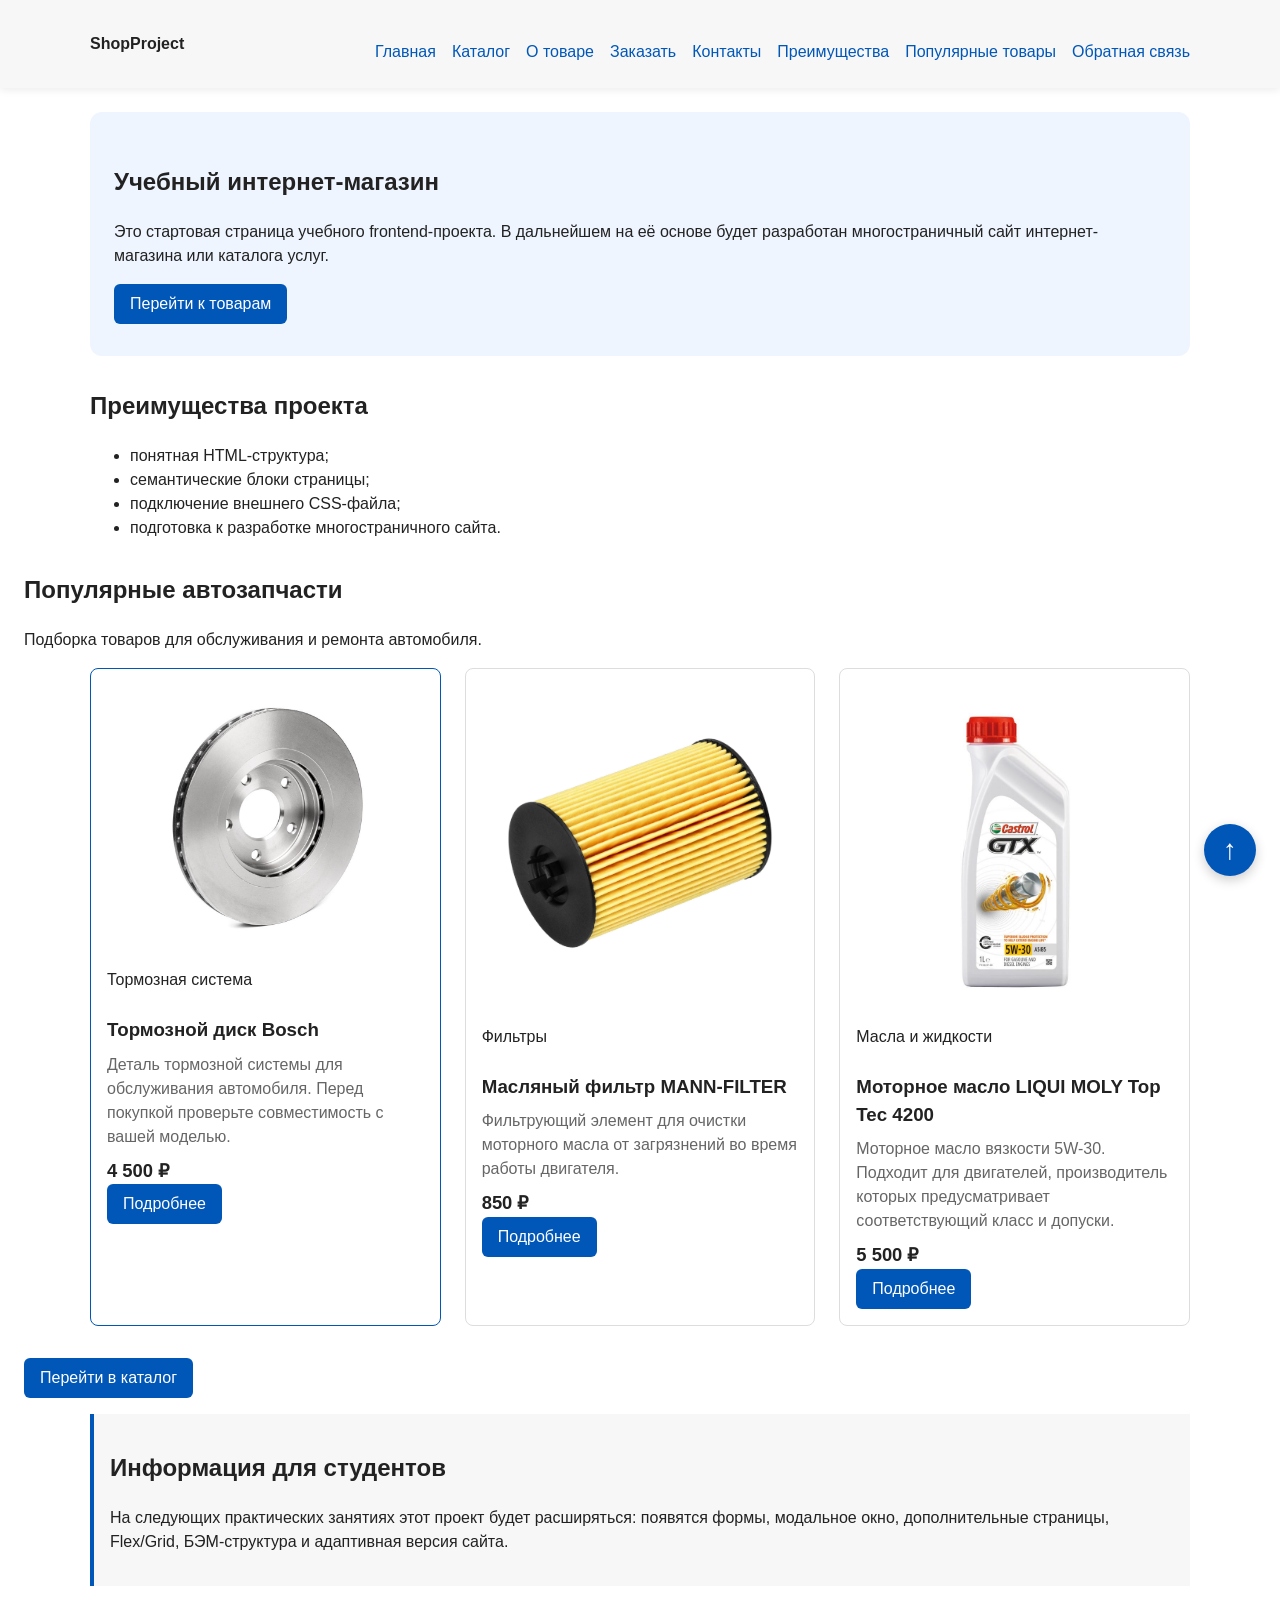
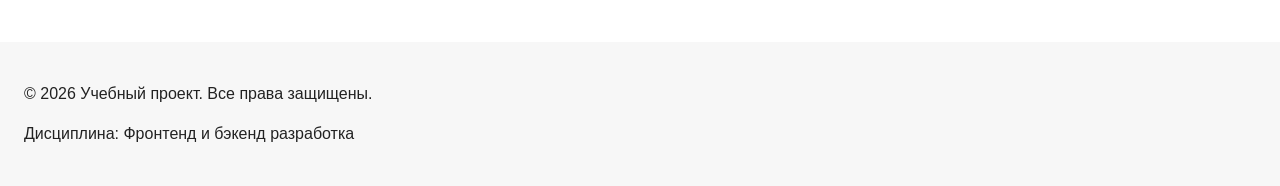
<file: index.html>
<!DOCTYPE html>
<html lang="ru">
<head>
  <meta charset="UTF-8">
  <meta name="viewport" content="width=device-width, initial-scale=1.0">
  <title>Учебный интернет-магазин</title>
  <link rel="stylesheet" href="css/style.css">
  <script src="js/main.js" defer></script>
</head>
<body id="top">

<header class="site-header">
   <div class="site-header__inner">
    <a class="site-header__logo" href="index.html">ShopProject</a>

    <nav class="site-nav" aria-label="Основная навигация">
  <ul class="site-nav__list">
    <li><a href="index.html">Главная</a></li>
    <li><a href="catalog.html">Каталог</a></li>
    <li><a href="product.html">О товаре</a></li>
    <li><a href="order.html">Заказать</a></li>
    <li><a href="contacts.html" aria-current="page">Контакты</a></li>
    <li><a href="index.html#advantages">Преимущества</a></li>
    <li><a href="index.html#popular">Популярные товары</a></li>
    <li><a href="index.html#contacts">Обратная связь</a></li>
  </ul>
</nav>
  </div>
</header>
  
  <main>

  <section class="hero">
  <h1>Учебный интернет-магазин</h1>
  <p>
    Это стартовая страница учебного frontend-проекта.
    В дальнейшем на её основе будет разработан многостраничный сайт
    интернет-магазина или каталога услуг.
  </p>
  <a class="button" href="#popular">Перейти к товарам</a>
</section>

<section class="section" id="advantages">
  <h2>Преимущества проекта</h2>

  <ul class="advantages-list">
    <li>понятная HTML-структура;</li>
    <li>семантические блоки страницы;</li>
    <li>подключение внешнего CSS-файла;</li>
    <li>подготовка к разработке многостраничного сайта.</li>
  </ul>
</section>

<section id="popular">
    <h2>Популярные автозапчасти</h2>

    <p>
        Подборка товаров для обслуживания и ремонта автомобиля.
    </p>

    <div class="products-grid">

        <!-- Популярный товар 1: Тормозной диск -->
        <article class="product-card product-card--featured">
            <img
                class="product-card__image"
                src="images/products/brake-disc.jpg"
                alt="Автомобильный тормозной диск Bosch"
                loading="lazy"
            >

            <p class="product-card__category">
                Тормозная система
            </p>

            <h3 class="product-card__title">
                Тормозной диск Bosch
            </h3>

            <p class="product-card__description">
                Деталь тормозной системы для обслуживания автомобиля.
                Перед покупкой проверьте совместимость с вашей моделью.
            </p>

            <div class="product-card__bottom">
                <p class="product-card__price">4 500 ₽</p>

                <a class="button" href="product.html">
                    Подробнее
                </a>
            </div>
        </article>


        <!-- Популярный товар 2: Масляный фильтр -->
        <article class="product-card">
            <img
                class="product-card__image"
                src="images/products/oil-filter.jpg"
                alt="Масляный фильтр MANN-FILTER"
                loading="lazy"
            >

            <p class="product-card__category">
                Фильтры
            </p>

            <h3 class="product-card__title">
                Масляный фильтр MANN-FILTER
            </h3>

            <p class="product-card__description">
                Фильтрующий элемент для очистки моторного масла
                от загрязнений во время работы двигателя.
            </p>

            <div class="product-card__bottom">
                <p class="product-card__price">850 ₽</p>

                <a class="button" href="product.html">
                    Подробнее
                </a>
            </div>
        </article>


        <!-- Популярный товар 3: Моторное масло -->
        <article class="product-card">
            <img
                class="product-card__image"
                src="images/products/engine-oil.jpg"
                alt="Моторное масло LIQUI MOLY Top Tec 4200"
                loading="lazy"
            >

            <p class="product-card__category">
                Масла и жидкости
            </p>

            <h3 class="product-card__title">
                Моторное масло LIQUI MOLY Top Tec 4200
            </h3>

            <p class="product-card__description">
                Моторное масло вязкости 5W-30.
                Подходит для двигателей, производитель которых
                предусматривает соответствующий класс и допуски.
            </p>

            <div class="product-card__bottom">
                <p class="product-card__price">5 500 ₽</p>

                <a class="button" href="product.html">
                    Подробнее
                </a>
            </div>
        </article>

    </div>

    <p>
        <a class="button" href="catalog.html">
            Перейти в каталог
        </a>
    </p>
</section>

<aside class="aside-info">
  <h2>Информация для студентов</h2>
  <p>
    На следующих практических занятиях этот проект будет расширяться:
    появятся формы, модальное окно, дополнительные страницы, Flex/Grid,
    БЭМ-структура и адаптивная версия сайта.
  </p>
</aside>

</main>
<a class="back-to-top" href="#top" aria-label="Вернуться наверх">
  ↑
</a>
<footer id="contacts">
  <p>&copy; 2026 Учебный проект. Все права защищены.</p>
  <p>Дисциплина: Фронтенд и бэкенд разработка</p>
</footer>

<dialog class="order-dialog" id="order-dialog" aria-labelledby="order-dialog-title">
  <h2 class="order-dialog__title" id="order-dialog-title">Оформление заявки</h2>

  <form class="order-form" id="order-form" action="#" method="post" novalidate>
    <input id="selected-product" name="selected-product" type="hidden">

    <div class="form-field">
      <label for="order-name">Имя</label>
      <input
        class="order-form_input"
        id="order-name"
        name="name"
        type="text"
        placeholder="Введите ваше имя"
        minlength="2"
        autocomplete="given-name"
        required
      >
    </div>

    <div class="form-field">
      <label for="order-email">E-mail</label>
      <input
        class="order-form_input"
        id="order-email"
        name="email"
        type="email"
        placeholder="example@mail.ru"
        autocomplete="email"
        required
      >
    </div>

    <div class="form-field">
      <label for="order-phone">Телефон</label>
      <input
        class="order-form_input"
        id="order-phone"
        name="phone"
        type="tel"
        inputmode="tel"
        placeholder="+7 (900) 000-00-00"
        pattern="^\+7 \(\d{3}\) \d{3}-\d{2}-\d{2}$"
        required
      >
      <small>Формат: +7 (900) 000-00-00</small>
    </div>

    <div class="form-field">
      <label for="order-date">Дата связи</label>
      <input
        class="order-form_input"
        id="order-date"
        name="date"
        type="date"
      >
    </div>

    <div class="form-field">
      <label for="order-topic">Тема заявки</label>
      <select id="order-topic" name="topic" required>
        <option value="">Выберите тему</option>
        <option value="product">Заказ товара</option>
        <option value="consultation">Консультация</option>
        <option value="delivery">Доставка</option>
      </select>
    </div>

    <div class="form-field">
      <label for="order-comment">Комментарий</label>
      <textarea
        id="order-comment"
        name="comment"
        rows="4"
        placeholder="Укажите дополнительную информацию"
      ></textarea>
    </div>

    <div class="form-field form-field--checkbox">
      <label>
        <input
          id="order-agreement"
          name="agreement"
          type="checkbox"
          required
        >
        Я согласен на обработку данных
      </label>
    </div>

    <div class="order-form-actions">
      <button class="button button--primary" type="submit">
        Отправить заявку
      </button>
      <button class="button button--secondary" type="button">
        Закрыть
      </button>
    </div>
  </form>
</dialog>

<p class="success-message" id="success-message" hidden>
  Форма успешно отправлена!
</p>

</body>
</html>
</file>
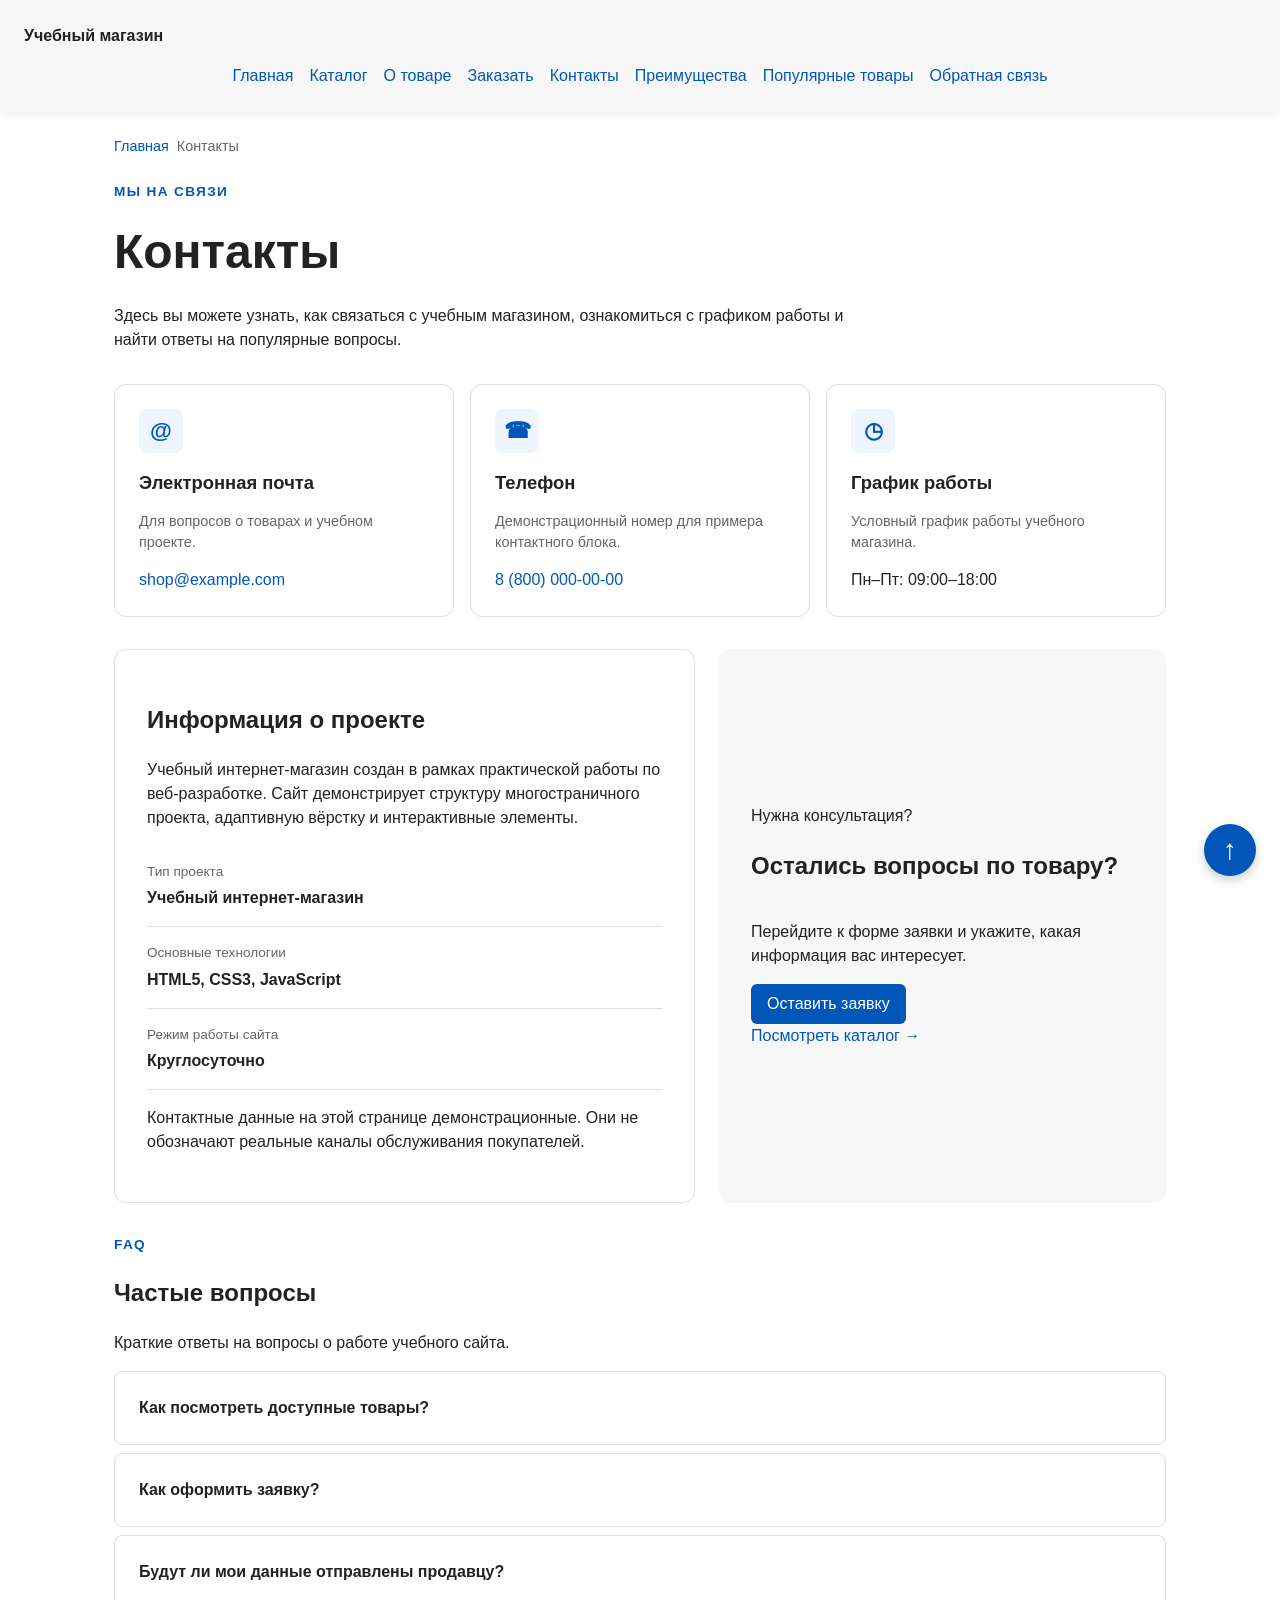
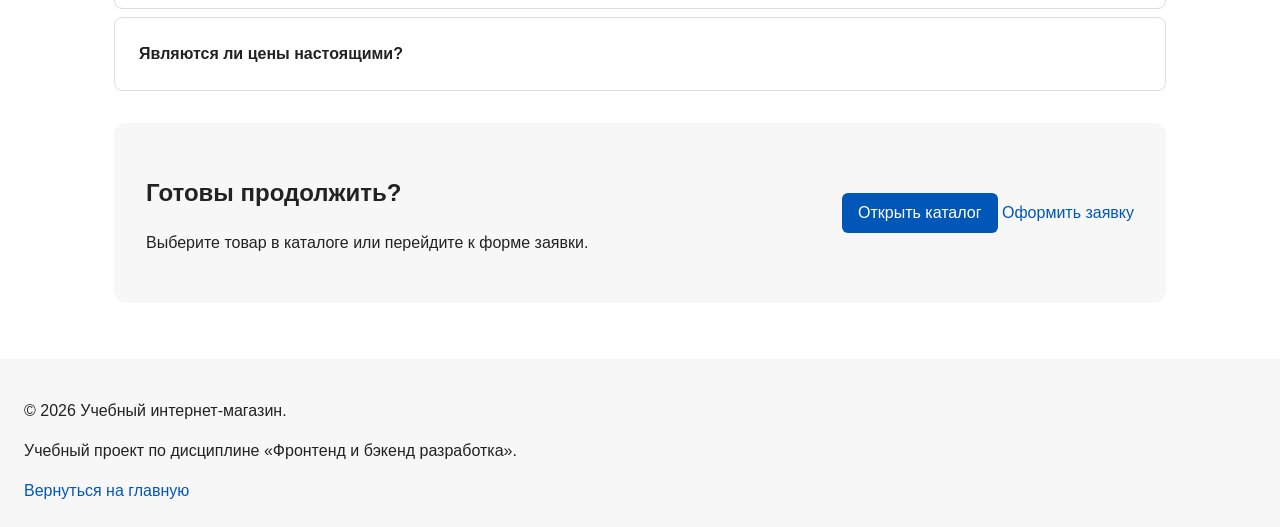
<file: contacts.html>
<!DOCTYPE html>
<html lang="ru">
<head>
  <meta charset="UTF-8">
  <meta name="viewport" content="width=device-width, initial-scale=1.0">
  <meta name="description" content="Контактная информация учебного интернет-магазина, график работы и ответы на частые вопросы.">
  <title>Контакты — Учебный магазин</title>
  <link rel="stylesheet" href="css/style.css">
</head>
<body id="top">
  <header class="site-header">
    <a class="site-logo" href="index.html">Учебный магазин</a>

    <nav class="site-nav" aria-label="Основная навигация">
  <ul class="site-nav__list">
    <li><a href="index.html">Главная</a></li>
    <li><a href="catalog.html">Каталог</a></li>
    <li><a href="product.html">О товаре</a></li>
    <li><a href="order.html">Заказать</a></li>
    <li><a href="contacts.html" aria-current="page">Контакты</a></li>
    <li><a href="index.html#advantages">Преимущества</a></li>
    <li><a href="index.html#popular">Популярные товары</a></li>
    <li><a href="index.html#contacts">Обратная связь</a></li>
  </ul>
</nav>
  </header>

  <main class="contacts-page">

    <!-- Хлебные крошки -->
    <nav class="breadcrumbs" aria-label="Хлебные крошки">
      <a href="index.html">Главная</a>
      <span>Контакты</span>
    </nav>

    <section class="contacts-hero" aria-labelledby="contacts-title">
      <p class="contacts-hero__eyebrow">Мы на связи</p>
      <h1 id="contacts-title">Контакты</h1>
      <p>
        Здесь вы можете узнать, как связаться с учебным магазином,
        ознакомиться с графиком работы и найти ответы на популярные вопросы.
      </p>
    </section>

    <section class="contacts-grid" aria-label="Контактная информация">
      <article class="contact-card">
        <div class="contact-card__icon" aria-hidden="true">@</div>
        <h2>Электронная почта</h2>
        <p>Для вопросов о товарах и учебном проекте.</p>
        <a href="mailto:shop@example.com">shop@example.com</a>
      </article>

      <article class="contact-card">
        <div class="contact-card__icon" aria-hidden="true">☎</div>
        <h2>Телефон</h2>
        <p>Демонстрационный номер для примера контактного блока.</p>
        <a href="tel:+78000000000">8 (800) 000-00-00</a>
      </article>

      <article class="contact-card">
        <div class="contact-card__icon" aria-hidden="true">◷</div>
        <h2>График работы</h2>
        <p>Условный график работы учебного магазина.</p>
        <span class="contact-card__value">Пн–Пт: 09:00–18:00</span>
      </article>
    </section>

    <section class="contacts-main-grid">
      <article class="contact-info-panel">
        <h2>Информация о проекте</h2>
        <p>
          Учебный интернет-магазин создан в рамках практической работы
          по веб-разработке. Сайт демонстрирует структуру многостраничного
          проекта, адаптивную вёрстку и интерактивные элементы.
        </p>

        <div class="contact-info-panel__item">
          <span class="contact-info-panel__label">Тип проекта</span>
          <strong>Учебный интернет-магазин</strong>
        </div>

        <div class="contact-info-panel__item">
          <span class="contact-info-panel__label">Основные технологии</span>
          <strong>HTML5, CSS3, JavaScript</strong>
        </div>

        <div class="contact-info-panel__item">
          <span class="contact-info-panel__label">Режим работы сайта</span>
          <strong>Круглосуточно</strong>
        </div>

        <p class="contact-info-panel__note">
          Контактные данные на этой странице демонстрационные.
          Они не обозначают реальные каналы обслуживания покупателей.
        </p>
      </article>

      <aside class="contact-cta">
        <span class="contact-cta__eyebrow">Нужна консультация?</span>
        <h2>Остались вопросы по товару?</h2>
        <p>
          Перейдите к форме заявки и укажите, какая информация вас интересует.
        </p>
        <a class="button" href="order.html">Оставить заявку</a>
        <a class="contact-cta__link" href="catalog.html">Посмотреть каталог →</a>
      </aside>
    </section>

    <section class="faq-section" aria-labelledby="faq-title">
      <div class="faq-section__heading">
        <p class="contacts-hero__eyebrow">FAQ</p>
        <h2 id="faq-title">Частые вопросы</h2>
        <p>Краткие ответы на вопросы о работе учебного сайта.</p>
      </div>

      <div class="faq-list">
        <details class="faq-item">
          <summary>Как посмотреть доступные товары?</summary>
          <p>
            Откройте раздел «Каталог» в главном меню.
            Там представлены демонстрационные товары и их цены.
          </p>
        </details>

        <details class="faq-item">
          <summary>Как оформить заявку?</summary>
          <p>
            Перейдите на страницу «Заказать», заполните обязательные поля
            формы и подтвердите согласие.
          </p>
        </details>

        <details class="faq-item">
          <summary>Будут ли мои данные отправлены продавцу?</summary>
          <p>
            Нет. Это учебная версия сайта. Форма проверяется в браузере,
            а данные не отправляются на сервер.
          </p>
        </details>

        <details class="faq-item">
          <summary>Являются ли цены настоящими?</summary>
          <p>
            Нет. Все товары и цены используются исключительно
            для демонстрации возможностей веб-разработки.
          </p>
        </details>
      </div>
    </section>

    <section class="contacts-bottom">
      <div>
        <h2>Готовы продолжить?</h2>
        <p>Выберите товар в каталоге или перейдите к форме заявки.</p>
      </div>
      <div class="contacts-bottom__actions">
        <a class="button" href="catalog.html">Открыть каталог</a>
        <a class="contacts-bottom__secondary" href="order.html">Оформить заявку</a>
      </div>
    </section>
  </main>
<a class="back-to-top" href="#top" aria-label="Вернуться наверх">
  ↑
</a>
  <footer class="site-footer">
    <p>&copy; 2026 Учебный интернет-магазин.</p>
    <p>Учебный проект по дисциплине «Фронтенд и бэкенд разработка».</p>
    <a href="index.html">Вернуться на главную</a>
  </footer>
</body>
</html>
</file>
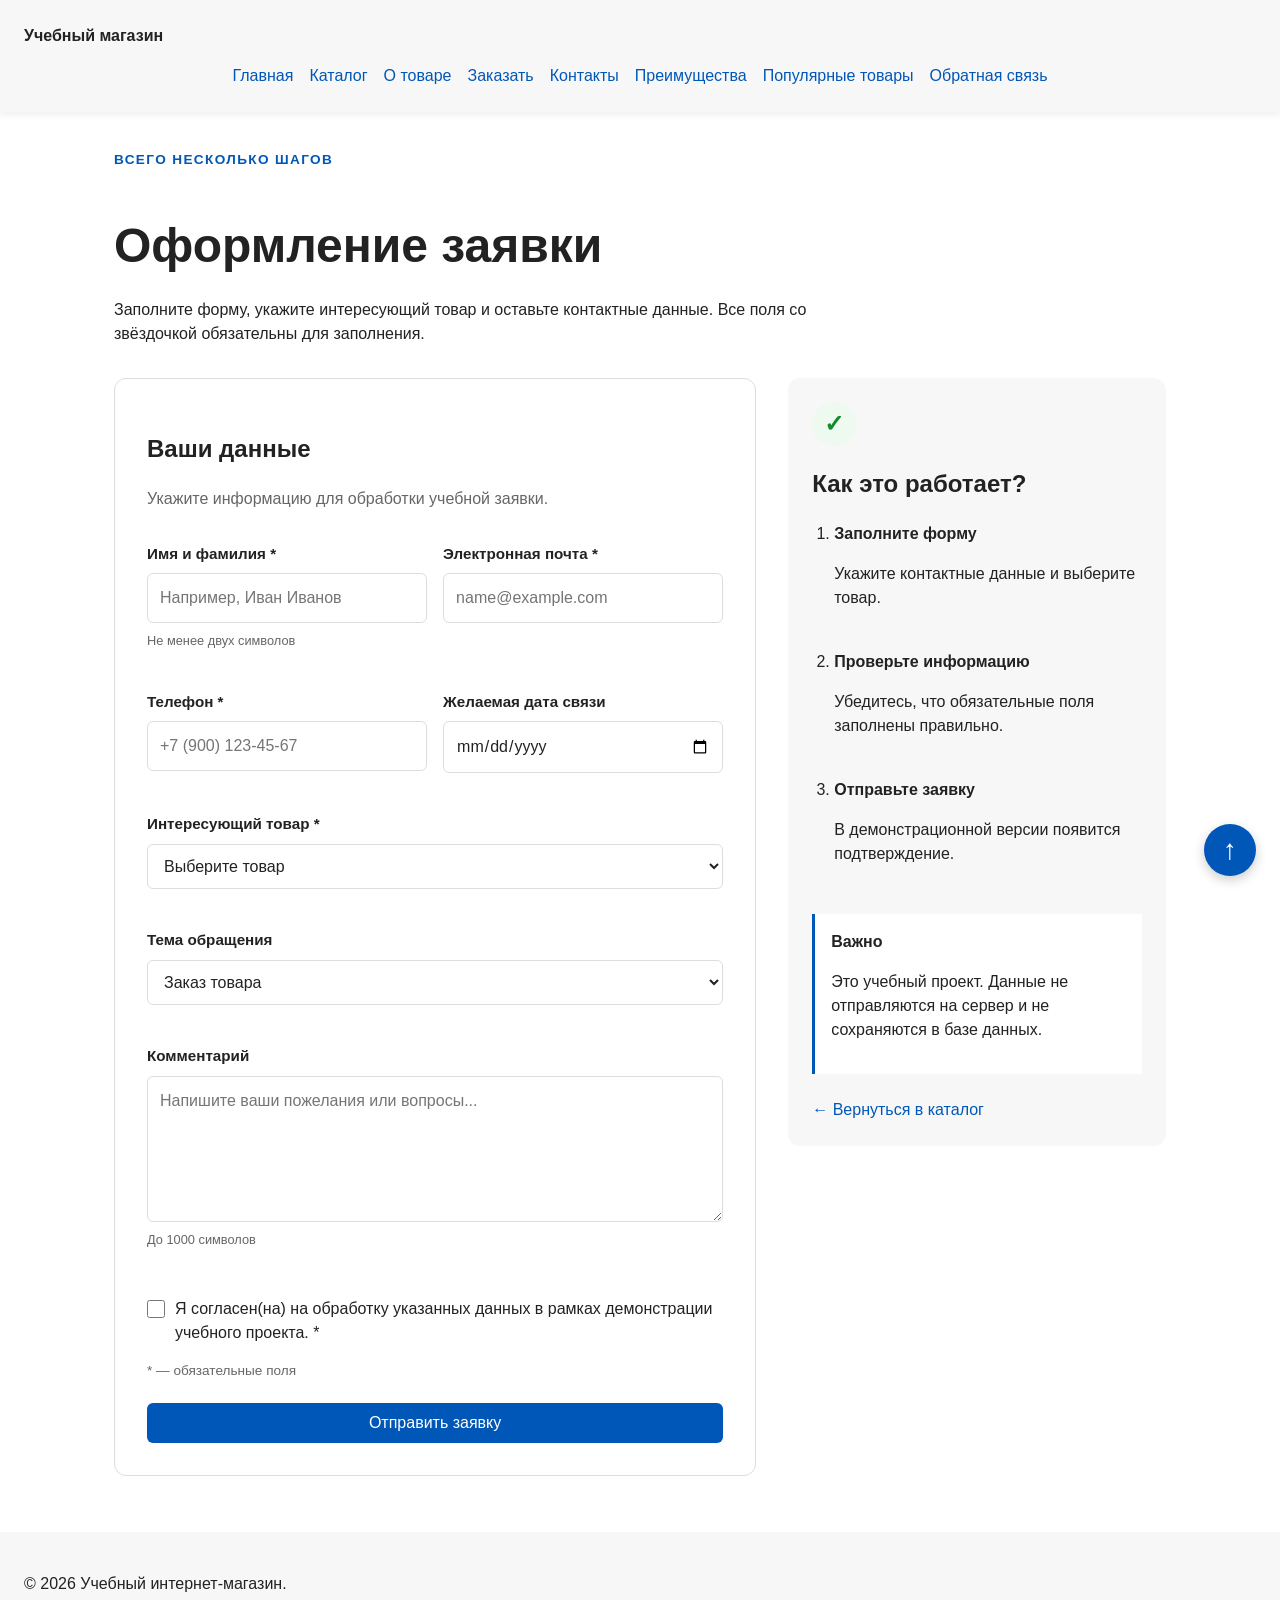
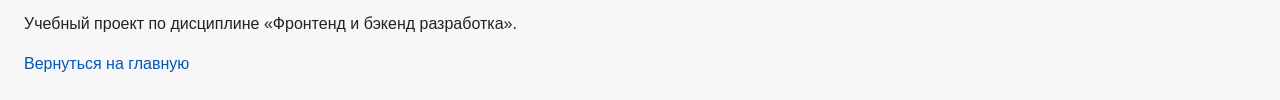
<file: order.html>
<!DOCTYPE html>
<html lang="ru">
<head>
  <meta charset="UTF-8">
  <meta name="viewport" content="width=device-width, initial-scale=1.0">
  <meta name="description" content="Оформите заявку на товар в учебном интернет-магазине.">
  <title>Оформление заказа</title>
  <link rel="stylesheet" href="css/style.css">
  <script src="js/order.js" defer></script>
</head>
<body id="top">
  <header class="site-header">
    <a class="site-logo" href="index.html">Учебный магазин</a>

      <nav class="site-nav" aria-label="Основная навигация">
    <ul class="site-nav__list">
      <li><a href="index.html">Главная</a></li>
      <li><a href="catalog.html">Каталог</a></li>
      <li><a href="product.html">О товаре</a></li>
      <li><a href="order.html">Заказать</a></li>
      <li><a href="contacts.html" aria-current="page">Контакты</a></li>
      <li><a href="index.html#advantages">Преимущества</a></li>
      <li><a href="index.html#popular">Популярные товары</a></li>
      <li><a href="index.html#contacts">Обратная связь</a></li>
    </ul>
  </nav>
  </header>

  <main class="order-page">
    <section class="order-hero">
      <p class="order-hero__eyebrow">Всего несколько шагов</p>
      <h1>Оформление заявки</h1>
      <p>
        Заполните форму, укажите интересующий товар и оставьте контактные
        данные. Все поля со звёздочкой обязательны для заполнения.
      </p>
    </section>

    <div class="order-layout">
      <section class="order-panel" aria-labelledby="order-form-title">
        <h2 id="order-form-title">Ваши данные</h2>
        <p class="order-panel__description">
          Укажите информацию для обработки учебной заявки.
        </p>

        <form class="checkout-form" id="checkout-form">
          <div class="checkout-form__grid">
            <div class="form-field">
              <label for="customer-name">Имя и фамилия *</label>
              <input
                type="text"
                id="customer-name"
                name="customer-name"
                placeholder="Например, Иван Иванов"
                autocomplete="name"
                minlength="2"
                maxlength="100"
                required
              >
              <span class="form-field__hint">Не менее двух символов</span>
            </div>

            <div class="form-field">
              <label for="customer-email">Электронная почта *</label>
              <input
                type="email"
                id="customer-email"
                name="customer-email"
                placeholder="name@example.com"
                autocomplete="email"
                required
              >
            </div>

            <div class="form-field">
              <label for="customer-phone">Телефон *</label>
              <input
                type="tel"
                id="customer-phone"
                name="customer-phone"
                placeholder="+7 (900) 123-45-67"
                autocomplete="tel"
                pattern="[+0-9() -]{10,20}"
                title="Введите номер телефона, используя цифры, пробелы, скобки, дефис и знак плюс"
                required
              >
            </div>

            <div class="form-field">
              <label for="customer-date">Желаемая дата связи</label>
              <input
                type="date"
                id="customer-date"
                name="customer-date"
              >
            </div>

            <div class="form-field form-field--full">
              <label for="customer-product">Интересующий товар *</label>
              <select id="customer-product" name="customer-product" required>
                <option value="">Выберите товар</option>
                <option value="Товар 1">Товар 1 — 1 000 ₽</option>
                <option value="Товар 2">Товар 2 — 1 500 ₽</option>
                <option value="Товар 3">Товар 3 — 2 000 ₽</option>
                <option value="Консультация">Консультация по выбору</option>
              </select>
            </div>

            <div class="form-field form-field--full">
              <label for="customer-topic">Тема обращения</label>
              <select id="customer-topic" name="customer-topic">
                <option value="Заказ товара">Заказ товара</option>
                <option value="Вопрос о характеристиках">Вопрос о характеристиках</option>
                <option value="Вопрос о гарантии">Вопрос о гарантии</option>
                <option value="Другое">Другое</option>
              </select>
            </div>

            <div class="form-field form-field--full">
              <label for="customer-comment">Комментарий</label>
              <textarea
                id="customer-comment"
                name="customer-comment"
                rows="5"
                maxlength="1000"
                placeholder="Напишите ваши пожелания или вопросы..."
              ></textarea>
              <span class="form-field__hint">До 1000 символов</span>
            </div>
          </div>

          <div class="checkout-form__consent">
            <input
              type="checkbox"
              id="customer-consent"
              name="customer-consent"
              required
            >
            <label for="customer-consent">
              Я согласен(на) на обработку указанных данных в рамках
              демонстрации учебного проекта. *
            </label>
          </div>

          <p class="checkout-form__required">
            * — обязательные поля
          </p>

          <button class="button checkout-form__submit" type="submit">
            Отправить заявку
          </button>

          <p
            class="checkout-form__message"
            id="checkout-message"
            role="status"
            aria-live="polite"
            hidden
          ></p>
        </form>
      </section>

      <aside class="order-summary">
        <div class="order-summary__icon" aria-hidden="true">✓</div>
        <h2>Как это работает?</h2>

        <ol class="order-summary__steps">
          <li>
            <strong>Заполните форму</strong>
            <p>Укажите контактные данные и выберите товар.</p>
          </li>
          <li>
            <strong>Проверьте информацию</strong>
            <p>Убедитесь, что обязательные поля заполнены правильно.</p>
          </li>
          <li>
            <strong>Отправьте заявку</strong>
            <p>В демонстрационной версии появится подтверждение.</p>
          </li>
        </ol>

        <div class="order-summary__note">
          <strong>Важно</strong>
          <p>
            Это учебный проект. Данные не отправляются на сервер
            и не сохраняются в базе данных.
          </p>
        </div>

        <a class="order-summary__link" href="catalog.html">
          ← Вернуться в каталог
        </a>
      </aside>
    </div>
  </main>
<a class="back-to-top" href="#top" aria-label="Вернуться наверх">
  ↑
</a>
  <footer class="site-footer">
    <p>&copy; 2026 Учебный интернет-магазин.</p>
    <p>Учебный проект по дисциплине «Фронтенд и бэкенд разработка».</p>
    <a href="index.html">Вернуться на главную</a>
  </footer>
</body>
</html>
</file>
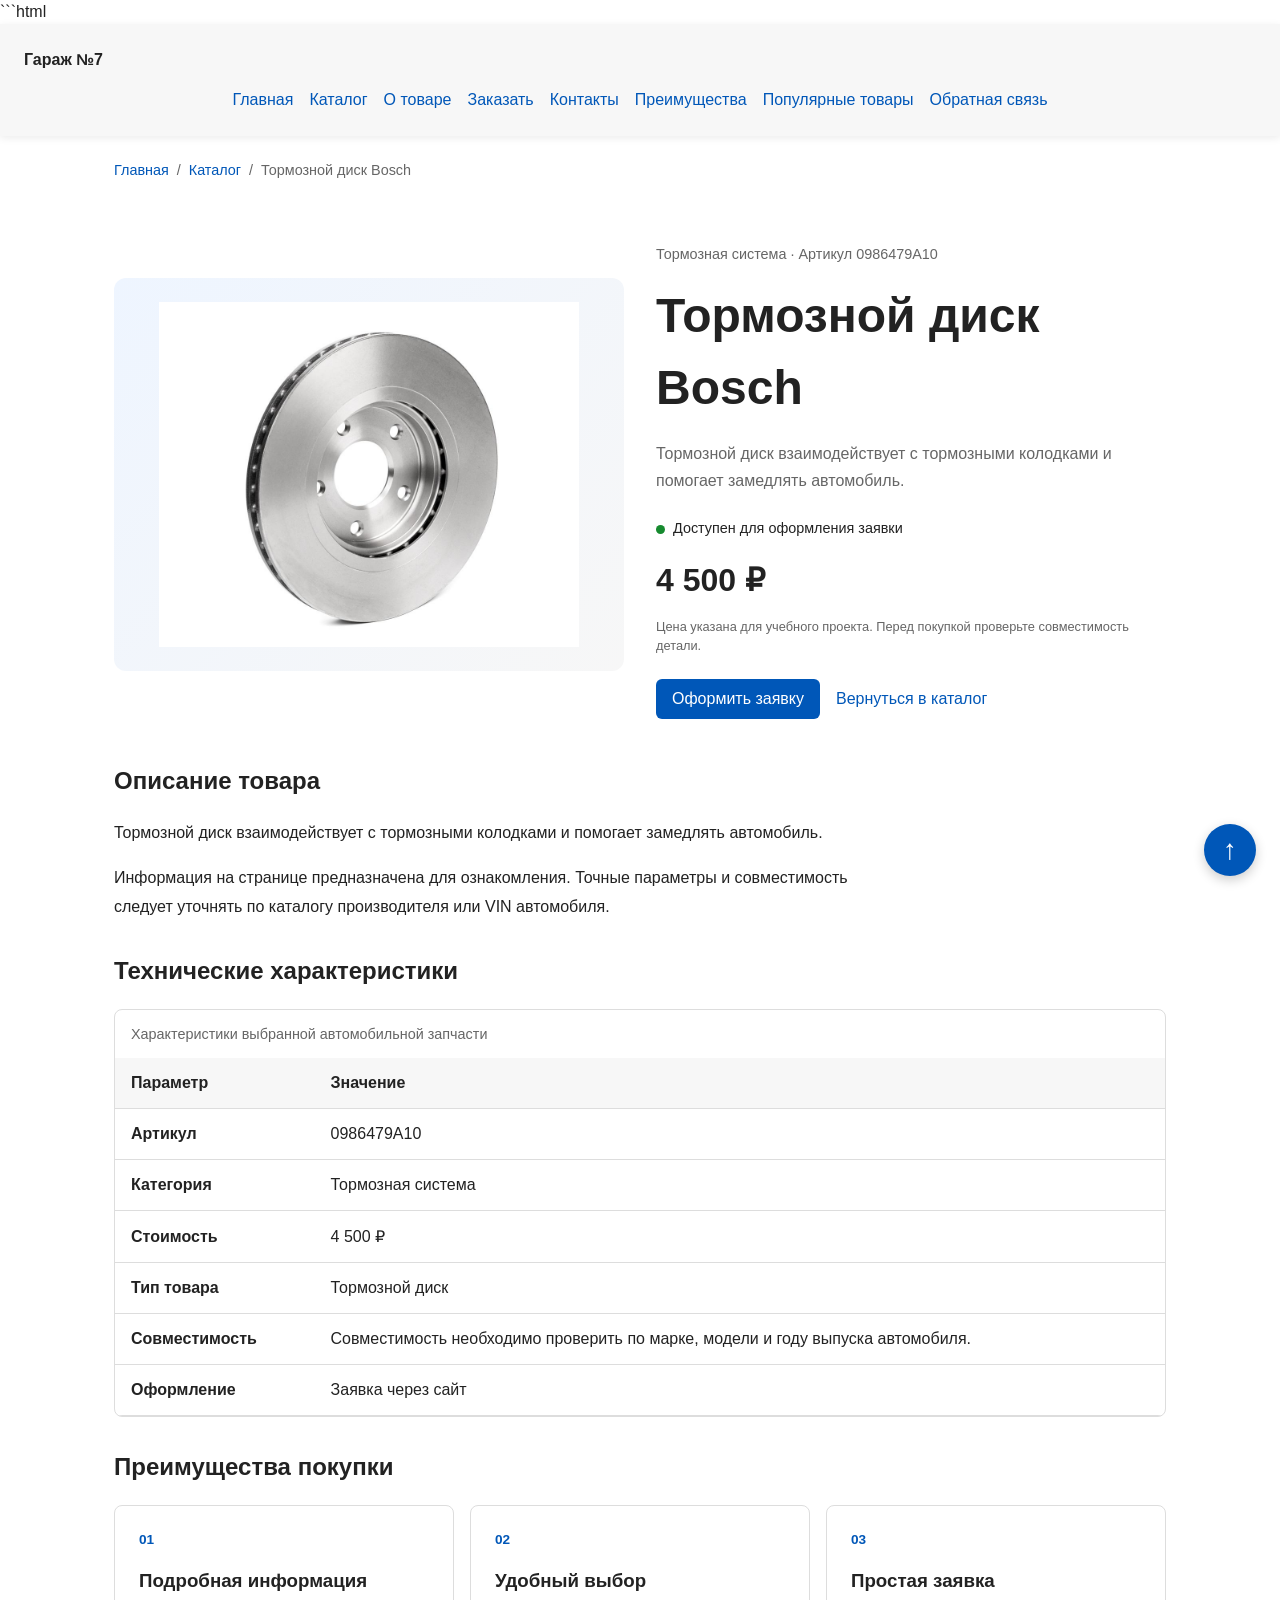
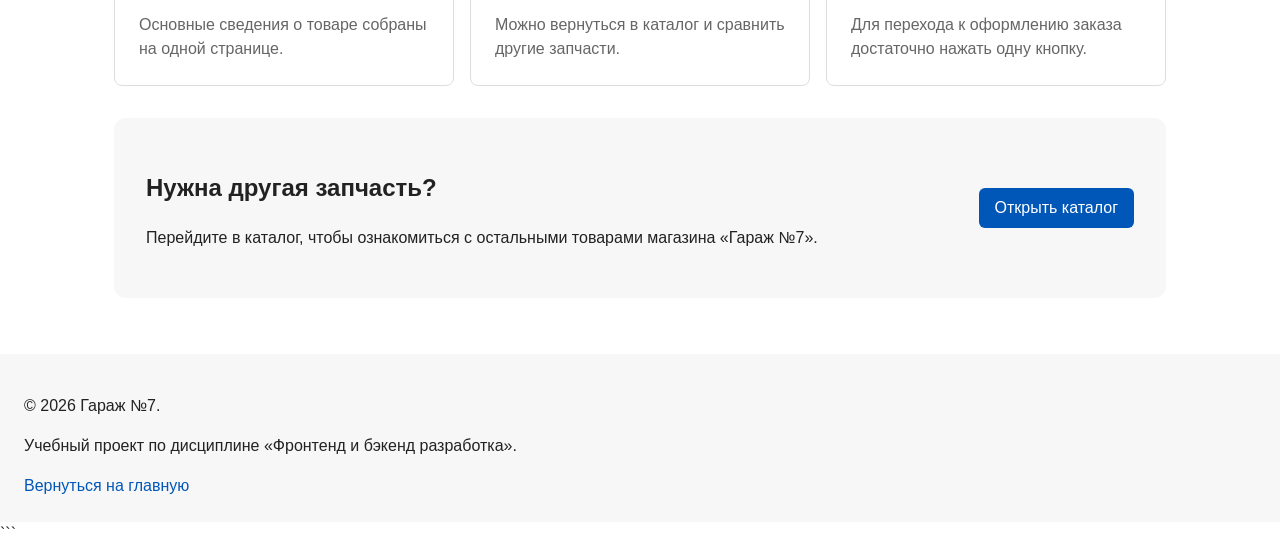
<file: product.html>
```html
<!DOCTYPE html>
<html lang="ru">
<head>
  <meta charset="UTF-8">
  <meta name="viewport" content="width=device-width, initial-scale=1.0">
  <meta
    name="description"
    content="Подробная информация об автомобильных запчастях: описание, характеристики, цены и оформление заказа в магазине «Гараж №7»."
  >

  <title>Автозапчасти — Гараж №7</title>

  <link rel="stylesheet" href="css/style.css">
  <script src="js/product.js" defer></script>
</head>

<body id="top">

  <header class="site-header">
    <a class="site-logo" href="index.html">Гараж №7</a>

    <nav class="site-nav" aria-label="Основная навигация">
      <ul class="site-nav__list">
        <li><a href="index.html">Главная</a></li>
        <li><a href="catalog.html">Каталог</a></li>
        <li><a href="product.html" aria-current="page">О товаре</a></li>
        <li><a href="order.html">Заказать</a></li>
        <li><a href="contacts.html">Контакты</a></li>
        <li><a href="index.html#advantages">Преимущества</a></li>
        <li><a href="index.html#popular">Популярные товары</a></li>
        <li><a href="index.html#contacts">Обратная связь</a></li>
      </ul>
    </nav>
  </header>

  <main class="product-page">

    <nav class="breadcrumbs" aria-label="Хлебные крошки">
      <a href="index.html">Главная</a>
      <span aria-hidden="true">/</span>
      <a href="catalog.html">Каталог</a>
      <span aria-hidden="true">/</span>
      <span id="breadcrumb-product" aria-current="page">
        Тормозной диск Bosch
      </span>
    </nav>

    <section class="product-intro" aria-labelledby="product-title">

      <div class="product-intro__visual">
        <img
          id="product-image"
          class="product-intro__image"
          src="images/products/brake-disc.jpg"
          alt="Тормозной диск Bosch"
        >
      </div>

      <div class="product-intro__content">

        <p class="product-intro__eyebrow" id="product-eyebrow">
          Тормозная система · Артикул 0986479A10
        </p>

        <h1 id="product-title">Тормозной диск Bosch</h1>

        <p
          class="product-intro__description"
          id="product-description"
        >
          Тормозной диск для обслуживания тормозной системы автомобиля.
        </p>

        <div class="product-intro__availability">
          <span
            class="product-intro__status"
            aria-hidden="true"
          ></span>
          Доступен для оформления заявки
        </div>

        <p class="product-intro__price" id="product-price">
          4 500 ₽
        </p>

        <p class="product-intro__note" id="product-note">
          Цена указана в учебных целях. Совместимость детали необходимо
          проверить перед покупкой.
        </p>

        <div class="product-intro__actions">
          <a
            class="button"
            id="product-order-link"
            href="order.html?product=Тормозной%20диск%20Bosch"
          >
            Оформить заявку
          </a>

          <a class="product-intro__back" href="catalog.html">
            Вернуться в каталог
          </a>
        </div>

      </div>
    </section>

    <section
      class="section product-details"
      aria-labelledby="description-title"
    >
      <h2 id="description-title">Описание товара</h2>

      <p id="product-full-description">
        Тормозной диск является частью тормозной системы автомобиля.
        Перед выбором необходимо проверить соответствие детали конкретной
        модели автомобиля и требованиям производителя.
      </p>

      <p>
        Информация на странице предназначена для ознакомления.
        Точные параметры и совместимость следует уточнять по каталогу
        производителя или VIN автомобиля.
      </p>
    </section>

    <section
      class="section product-specifications"
      aria-labelledby="specifications-title"
    >
      <h2 id="specifications-title">Технические характеристики</h2>

      <div class="spec-table-wrapper">
        <table class="spec-table">

          <caption id="specifications-caption">
            Характеристики выбранной автомобильной запчасти
          </caption>

          <thead>
            <tr>
              <th scope="col">Параметр</th>
              <th scope="col">Значение</th>
            </tr>
          </thead>

          <tbody>
            <tr>
              <th scope="row">Артикул</th>
              <td id="spec-article">0986479A10</td>
            </tr>

            <tr>
              <th scope="row">Категория</th>
              <td id="spec-category">Тормозная система</td>
            </tr>

            <tr>
              <th scope="row">Стоимость</th>
              <td id="spec-price">4 500 ₽</td>
            </tr>

            <tr>
              <th scope="row">Тип товара</th>
              <td id="spec-type">Тормозной диск</td>
            </tr>

            <tr>
              <th scope="row">Совместимость</th>
              <td id="spec-compatibility">
                Требует проверки по автомобилю
              </td>
            </tr>

            <tr>
              <th scope="row">Оформление</th>
              <td>Заявка через сайт</td>
            </tr>
          </tbody>

        </table>
      </div>
    </section>

    <section
      class="section product-benefits"
      aria-labelledby="benefits-title"
    >
      <h2 id="benefits-title">Преимущества покупки</h2>

      <div class="product-benefits__grid">

        <article class="benefit-card">
          <span class="benefit-card__number">01</span>
          <h3>Подробная информация</h3>
          <p>
            Основные сведения о товаре собраны на одной странице.
          </p>
        </article>

        <article class="benefit-card">
          <span class="benefit-card__number">02</span>
          <h3>Удобный выбор</h3>
          <p>
            Можно вернуться в каталог и сравнить другие запчасти.
          </p>
        </article>

        <article class="benefit-card">
          <span class="benefit-card__number">03</span>
          <h3>Простая заявка</h3>
          <p>
            Для перехода к оформлению заказа достаточно нажать одну кнопку.
          </p>
        </article>

      </div>
    </section>

    <aside class="product-callout">
      <div>
        <h2>Нужна другая запчасть?</h2>
        <p>
          Перейдите в каталог, чтобы ознакомиться с остальными товарами
          магазина «Гараж №7».
        </p>
      </div>

      <a class="button" href="catalog.html">
        Открыть каталог
      </a>
    </aside>

  </main>

  <a
    class="back-to-top"
    href="#top"
    aria-label="Вернуться наверх"
  >
    ↑
  </a>

  <footer class="site-footer">
    <p>&copy; 2026 Гараж №7.</p>
    <p>
      Учебный проект по дисциплине
      «Фронтенд и бэкенд разработка».
    </p>
    <a href="index.html">Вернуться на главную</a>
  </footer>

</body>
</html>
```
</file>
<file: css/style.css>
/* ===============================
   1. Переменные проекта
   =============================== */

:root {
  --color-bg: #ffffff;
  --color-text: #222222;
  --color-muted: #666666;
  --color-primary: #0057b8;
  --color-primary-dark: #003f86;
  --color-border: #dddddd;
  --color-surface: #f7f7f7;
  --color-surface-accent: #eef5ff;
  --color-danger: #b00020;
  --color-success: #168a2f;
  --color-success-bg: #eefaf0;
  --color-white: #ffffff;

  --space-xs: 4px;
  --space-sm: 8px;
  --space-md: 16px;
  --space-lg: 24px;
  --space-xl: 32px;

  --radius-sm: 6px;
  --radius-md: 8px;
  --radius-lg: 12px;

  --container-width: 1100px;
}

/* ===============================
   2. Базовые стили
   =============================== */

* {
  box-sizing: border-box;
}

body {
  margin: 0;
  font-family: Arial, sans-serif;
  line-height: 1.5;
  color: var(--color-text);
  background-color: var(--color-bg);
}

header,
main,
footer {
  padding: var(--space-lg);
}

header,
footer {
  background-color: var(--color-surface);
}

a {
  color: var(--color-primary);
  text-decoration: none;
}

a:hover {
  color: var(--color-primary-dark);
  text-decoration: underline;
}

a:focus-visible,
button:focus-visible {
  outline: 2px solid var(--color-primary);
  outline-offset: 3px;
}

button {
  font: inherit;
  cursor: pointer;
}

button:disabled {
  opacity: 0.6;
  cursor: not-allowed;
}

html {
  scroll-behavior: smooth;
}

/* ===============================
   3. Шапка и Навигация
   =============================== */

.site-header {
  position: sticky;
  top: 0;
  z-index: 1000;
  width: 100%;
  max-width: none;
  margin: 0 auto;
  padding: var(--space-lg);
  background-color: var(--color-surface);
  box-shadow: 0 2px 8px rgba(0, 0, 0, 0.08);
}

.site-header__inner {
  max-width: var(--container-width);
  margin: 0 auto;
  display: flex;
  justify-content: space-between;
  align-items: center;
  flex-wrap: wrap;
}

.site-logo,
.site-header__logo {
  font-weight: bold;
  text-decoration: none;
  color: var(--color-text);
}

.site-logo:hover,
.site-header__logo:hover {
  color: var(--color-primary);
}

.site-nav__list {
  display: flex;
  flex-wrap: wrap;
  justify-content: center;
  align-items: center;
  gap: var(--space-md);
  padding: 0;
  margin: var(--space-md) 0 0;
  list-style: none;
}

.site-nav__item {
  margin-bottom: 0;
}

.site-nav__link {
  display: inline-block;
  padding: var(--space-sm) var(--space-md);
  color: var(--color-primary);
  text-decoration: none;
  border-radius: var(--radius-sm);
}

.site-nav__link:hover {
  color: var(--color-white);
  background-color: var(--color-primary);
  text-decoration: none;
}

.site-nav__link--active {
  color: var(--color-white);
  background-color: var(--color-primary);
}

/* ===============================
   4. Хлебные крошки
   =============================== */

.breadcrumbs {
  display: flex;
  flex-wrap: wrap;
  gap: var(--space-sm);
  max-width: var(--container-width);
  margin: 0 auto var(--space-lg);
  padding: 0;
  color: var(--color-muted);
  font-size: 0.9rem;
}

.breadcrumbs a,
.breadcrumbs__link {
  color: var(--color-primary);
  text-decoration: none;
}

.breadcrumbs a:hover,
.breadcrumbs__link:hover {
  text-decoration: underline;
}

.breadcrumbs__current::before {
  content: " / ";
  color: var(--color-muted);
}

/* ===============================
   5. Кнопки
   =============================== */

.button {
  display: inline-block;
  padding: var(--space-sm) var(--space-md);
  border: none;
  border-radius: var(--radius-sm);
  font: inherit;
  text-decoration: none;
  cursor: pointer;
  background-color: var(--color-primary);
  color: var(--color-white);
}

.button:hover {
  background-color: var(--color-primary-dark);
  color: var(--color-white);
}

.button--primary {
  background-color: var(--color-primary);
  color: var(--color-white);
}

.button--secondary {
  background-color: transparent;
  color: var(--color-primary);
  border: 1px solid var(--color-primary);
}

.button--secondary:hover {
  background-color: var(--color-primary);
  color: var(--color-white);
}

/* ===============================
   6. Карточки и Сетка товаров
   =============================== */

.products-grid,
.catalog-grid {
  display: grid;
  grid-template-columns: repeat(3, minmax(0, 1fr));
  gap: var(--space-lg);
  max-width: var(--container-width);
  margin: 0 auto var(--space-xl);
}

.product-card {
  position: relative;
  display: flex;
  flex-direction: column;
  gap: var(--space-sm);
  min-width: 0;
  padding: var(--space-md);
  border: 1px solid var(--color-border);
  border-radius: var(--radius-md);
  background-color: var(--color-bg);
  transition: transform 0.2s, box-shadow 0.2s, border-color 0.2s;
}

.product-card:hover {
  transform: translateY(-4px);
  border-color: var(--color-primary);
  box-shadow: 0 8px 24px rgba(0, 0, 0, 0.08);
}

.product-card--featured {
  border-color: var(--color-primary);
}

.product-card--discount {
  border-color: var(--color-danger);
}

.product-card__title {
  margin: 0;
  color: var(--color-text);
}

.product-card__description {
  margin: 0;
  color: var(--color-muted);
}

.product-card__price {
  margin: 0;
  font-weight: 700;
  font-size: 1.15rem;
}

.product-card--discount .product-card__price {
  color: var(--color-danger);
}

.product-card__button {
  margin-top: auto;
  align-self: flex-start;
}

/* ===============================
   7. Каталог и Фильтры
   =============================== */

.catalog-layout {
  max-width: var(--container-width);
  margin: 0 auto var(--space-xl);
  display: grid;
  grid-template-columns: 260px 1fr;
  grid-template-areas: "filters products";
  gap: var(--space-lg);
}

.catalog-filters {
  grid-area: filters;
  min-width: 0;
  padding: var(--space-lg);
  border: 1px solid var(--color-border);
  border-radius: var(--radius-md);
  background-color: var(--color-surface);
}

.catalog-products {
  grid-area: products;
  min-width: 0;
}

.filters-form {
  display: grid;
  gap: var(--space-md);
}

.filters-form fieldset {
  display: grid;
  gap: var(--space-sm);
  margin: 0;
  padding: var(--space-md);
  border: 1px solid var(--color-border);
  border-radius: var(--radius-md);
}

.filters-form legend {
  padding: 0 var(--space-xs);
  font-weight: bold;
}

.filters-form label {
  display: flex;
  align-items: center;
  gap: var(--space-sm);
}

.filters-form input[type="number"] {
  width: 100%;
  padding: 10px 12px;
  border: 1px solid var(--color-border);
  border-radius: var(--radius-sm);
  font: inherit;
  color: var(--color-text);
  background-color: var(--color-bg);
}

/* ===============================
   8. Страница товара (product.html)
   =============================== */

.product-page {
  max-width: var(--container-width);
  margin: 0 auto;
}

.product-intro {
  display: grid;
  grid-template-columns: minmax(0, 1fr) minmax(0, 1fr);
  gap: var(--space-xl);
  align-items: center;
  padding: var(--space-lg) 0;
}

.product-intro__visual {
  display: flex;
  min-height: 350px;
  flex-direction: column;
  align-items: center;
  justify-content: center;
  gap: var(--space-sm);
  border-radius: var(--radius-lg);
  background: linear-gradient(135deg, var(--color-surface-accent), var(--color-surface));
  color: var(--color-primary);
}

.product-intro__number {
  font-size: clamp(5rem, 12vw, 9rem);
  font-weight: 800;
  line-height: 1;
}

.product-intro__label {
  font-size: 0.8rem;
  font-weight: bold;
  letter-spacing: 0.2em;
}

.product-intro__eyebrow {
  color: var(--color-muted);
  font-size: 0.9rem;
}

.product-intro__content h1 {
  margin-top: var(--space-sm);
  margin-bottom: var(--space-md);
  font-size: clamp(2rem, 4vw, 3rem);
}

.product-intro__description {
  color: var(--color-muted);
  line-height: 1.7;
}

.product-intro__availability {
  display: flex;
  align-items: center;
  gap: var(--space-sm);
  margin-top: var(--space-lg);
  font-size: 0.9rem;
}

.product-intro__status {
  width: 9px;
  height: 9px;
  border-radius: 50%;
  background-color: var(--color-success);
}

.product-intro__price {
  margin: var(--space-md) 0 var(--space-xs);
  font-size: 2rem;
  font-weight: 800;
}

.product-intro__note {
  color: var(--color-muted);
  font-size: 0.8rem;
  line-height: 1.5;
}

.product-intro__actions {
  display: flex;
  flex-wrap: wrap;
  align-items: center;
  gap: var(--space-md);
  margin-top: var(--space-lg);
}

.product-intro__back {
  color: var(--color-primary);
  text-decoration: none;
}

.product-details,
.product-specifications,
.product-benefits {
  margin-top: var(--space-xl);
}

.product-details p {
  max-width: 760px;
  line-height: 1.8;
}

.spec-table-wrapper {
  width: 100%;
  overflow-x: auto;
  border: 1px solid var(--color-border);
  border-radius: var(--radius-md);
}

.spec-table {
  width: 100%;
  border-collapse: collapse;
  text-align: left;
}

.spec-table caption {
  padding: var(--space-md);
  color: var(--color-muted);
  text-align: left;
  font-size: 0.9rem;
}

.spec-table th,
.spec-table td {
  padding: var(--space-md);
  border-bottom: 1px solid var(--color-border);
}

.spec-table thead {
  background-color: var(--color-surface);
}

.spec-table tbody tr:hover {
  background-color: var(--color-surface);
}

.product-benefits__grid {
  display: grid;
  grid-template-columns: repeat(3, minmax(0, 1fr));
  gap: var(--space-md);
}

.benefit-card {
  padding: var(--space-lg);
  border: 1px solid var(--color-border);
  border-radius: var(--radius-md);
  background-color: var(--color-bg);
}

.benefit-card__number {
  color: var(--color-primary);
  font-size: 0.85rem;
  font-weight: 800;
}

.benefit-card h3 {
  margin-top: var(--space-md);
}

.benefit-card p {
  margin-bottom: 0;
  color: var(--color-muted);
}

.product-callout {
  display: flex;
  align-items: center;
  justify-content: space-between;
  flex-wrap: wrap;
  gap: var(--space-lg);
  margin: var(--space-xl) 0;
  padding: var(--space-xl);
  border-radius: var(--radius-lg);
  background-color: var(--color-surface);
}

/* ===============================
   9. Страница заказа (order.html)
   =============================== */

.order-page {
  max-width: var(--container-width);
  margin: 0 auto;
}

.order-hero {
  max-width: 760px;
  margin-bottom: var(--space-xl);
}

.order-hero__eyebrow {
  color: var(--color-primary);
  font-size: 0.85rem;
  font-weight: 700;
  letter-spacing: 0.1em;
  text-transform: uppercase;
}

.order-hero h1 {
  margin-bottom: var(--space-md);
  font-size: clamp(2rem, 5vw, 3rem);
}

.order-layout {
  display: grid;
  grid-template-columns: minmax(0, 1.7fr) minmax(250px, 1fr);
  align-items: start;
  gap: var(--space-xl);
  margin-bottom: var(--space-xl);
}

.order-panel {
  min-width: 0;
  padding: var(--space-xl);
  border: 1px solid var(--color-border);
  border-radius: var(--radius-lg);
  background-color: var(--color-bg);
}

.order-panel__description {
  margin-bottom: var(--space-xl);
  color: var(--color-muted);
}

.checkout-form__grid {
  display: grid;
  grid-template-columns: repeat(2, minmax(0, 1fr));
  gap: var(--space-lg) var(--space-md);
}

.form-field {
  display: flex;
  min-width: 0;
  flex-direction: column;
  gap: var(--space-sm);
  margin-bottom: var(--space-md);
}

.form-field--full {
  grid-column: 1 / -1;
}

.form-field label {
  font-weight: 600;
  font-size: 0.95rem;
}

.form-field input,
.form-field select,
.form-field textarea {
  width: 100%;
  padding: 12px;
  border: 1px solid var(--color-border);
  border-radius: var(--radius-sm);
  background-color: var(--color-bg);
  color: var(--color-text);
  font: inherit;
}

.form-field textarea {
  resize: vertical;
}

.form-field__hint {
  color: var(--color-muted);
  font-size: 0.8rem;
}

.checkout-form__consent {
  display: grid;
  grid-template-columns: 20px minmax(0, 1fr);
  align-items: start;
  gap: var(--space-sm);
  margin-top: var(--space-xl);
}

.checkout-form__consent input {
  width: 18px;
  height: 18px;
  margin: 3px 0 0;
}

.checkout-form__required {
  margin-top: var(--space-md);
  color: var(--color-muted);
  font-size: 0.85rem;
}

.checkout-form__submit {
  width: 100%;
  margin-top: var(--space-sm);
}

.order-summary {
  position: sticky;
  top: var(--space-lg);
  padding: var(--space-lg);
  border-radius: var(--radius-lg);
  background-color: var(--color-surface);
}

.order-summary__icon {
  display: grid;
  width: 44px;
  height: 44px;
  place-items: center;
  border-radius: 50%;
  background-color: var(--color-success-bg);
  color: var(--color-success);
  font-size: 1.5rem;
  font-weight: 800;
}

.order-summary__steps {
  display: grid;
  gap: var(--space-lg);
  padding-left: 22px;
}

.order-summary__note {
  margin-top: var(--space-xl);
  padding: var(--space-md);
  border-left: 3px solid var(--color-primary);
  background-color: var(--color-bg);
}

.order-summary__link {
  display: inline-block;
  margin-top: var(--space-lg);
  color: var(--color-primary);
  text-decoration: none;
}

/* ===============================
   10. Страница контактов (contacts.html)
   =============================== */

.contacts-page {
  max-width: var(--container-width);
  margin: 0 auto;
}

.contacts-hero {
  max-width: 760px;
  margin-bottom: var(--space-xl);
}

.contacts-hero__eyebrow {
  color: var(--color-primary);
  font-size: 0.85rem;
  font-weight: 700;
  letter-spacing: 0.1em;
  text-transform: uppercase;
}

.contacts-hero h1 {
  margin: var(--space-sm) 0 var(--space-md);
  font-size: clamp(2rem, 5vw, 3rem);
}

.contacts-grid {
  display: grid;
  grid-template-columns: repeat(3, minmax(0, 1fr));
  gap: var(--space-md);
  margin-bottom: var(--space-xl);
}

.contact-card {
  min-width: 0;
  padding: var(--space-lg);
  border: 1px solid var(--color-border);
  border-radius: var(--radius-lg);
  background-color: var(--color-bg);
}

.contact-card__icon {
  display: grid;
  width: 44px;
  height: 44px;
  place-items: center;
  border-radius: var(--radius-md);
  background-color: var(--color-surface-accent);
  color: var(--color-primary);
  font-size: 1.4rem;
  font-weight: 700;
}

.contact-card h2 {
  margin: var(--space-md) 0 var(--space-sm);
  font-size: 1.15rem;
}

.contact-card p {
  color: var(--color-muted);
  font-size: 0.9rem;
}

.contacts-main-grid {
  display: grid;
  grid-template-columns: minmax(0, 1.3fr) minmax(260px, 1fr);
  align-items: stretch;
  gap: var(--space-lg);
  margin-bottom: var(--space-xl);
}

.contact-info-panel {
  padding: var(--space-xl);
  border: 1px solid var(--color-border);
  border-radius: var(--radius-lg);
}

.contact-info-panel__item {
  display: flex;
  flex-direction: column;
  gap: var(--space-xs);
  padding: var(--space-md) 0;
  border-bottom: 1px solid var(--color-border);
}

.contact-info-panel__label {
  color: var(--color-muted);
  font-size: 0.85rem;
}

.contact-cta {
  display: flex;
  flex-direction: column;
  align-items: flex-start;
  justify-content: center;
  padding: var(--space-xl);
  border-radius: var(--radius-lg);
  background-color: var(--color-surface);
}

.faq-section {
  margin: var(--space-xl) 0;
}

.faq-item {
  border: 1px solid var(--color-border);
  border-radius: var(--radius-md);
  background-color: var(--color-bg);
  margin-bottom: var(--space-sm);
}

.faq-item summary {
  position: relative;
  padding: var(--space-lg);
  padding-right: 3rem;
  cursor: pointer;
  font-weight: 600;
  list-style: none;
}

.faq-item p {
  margin: 0;
  padding: 0 var(--space-lg) var(--space-lg);
  color: var(--color-muted);
}

.contacts-bottom {
  display: flex;
  align-items: center;
  justify-content: space-between;
  flex-wrap: wrap;
  gap: var(--space-lg);
  margin: var(--space-xl) 0;
  padding: var(--space-xl);
  border-radius: var(--radius-lg);
  background-color: var(--color-surface);
}

/* ===============================
   11. Форма / Модальное окно и Сообщения
   =============================== */

.order-dialog {
  width: min(calc(100% - 32px), 560px);
  max-width: 100%;
  padding: var(--space-lg);
  border: none;
  border-radius: var(--radius-lg);
  color: var(--color-text);
  background-color: var(--color-bg);
}

.order-dialog::backdrop {
  background-color: rgba(0, 0, 0, 0.5);
}

.order-dialog__title {
  margin-top: 0;
}

.order-form__field {
  display: flex;
  flex-direction: column;
  gap: var(--space-sm);
  margin-bottom: var(--space-md);
}

.order-form__label {
  display: block;
  font-weight: 600;
  font-size: 0.95rem;
  margin-bottom: var(--space-xs);
}

.order-form__input,
.order-form__select,
.order-form__textarea {
  width: 100%;
  padding: 10px 12px;
  border: 1px solid var(--color-border);
  border-radius: var(--radius-sm);
  font: inherit;
  color: var(--color-text);
  background-color: var(--color-bg);
}

.order-form__actions {
  display: flex;
  gap: var(--space-sm);
  margin-top: var(--space-lg);
}

.success-message {
  max-width: var(--container-width);
  margin: var(--space-lg) auto;
  padding: var(--space-md);
  border-left: 4px solid var(--color-success);
  background-color: var(--color-success-bg);
}

/* ===============================
   12. Общие блоки (Hero, Прочее)
   =============================== */

.hero,
.section,
.aside-info,
.catalog-note {
  max-width: var(--container-width);
  margin: 0 auto var(--space-xl);
}

.hero {
  padding: var(--space-xl) var(--space-lg);
  background-color: var(--color-surface-accent);
  border-radius: var(--radius-lg);
}

.aside-info {
  padding: var(--space-md);
  border-left: 4px solid var(--color-primary);
  background-color: var(--color-surface);
}

/* ===============================
   13. Кнопка "Наверх"
   =============================== */

.back-to-top {
  position: fixed;
  right: 24px;
  bottom: 24px;
  z-index: 1000;
  display: flex;
  align-items: center;
  justify-content: center;
  width: 52px;
  height: 52px;
  border-radius: 50%;
  background-color: var(--color-primary);
  color: var(--color-white);
  font-size: 28px;
  font-weight: bold;
  line-height: 1;
  text-decoration: none;
  box-shadow: 0 4px 12px rgba(0, 0, 0, 0.2);
  transition: background-color 0.2s ease, transform 0.2s ease;
}

.back-to-top:hover {
  background-color: var(--color-primary-dark);
  transform: translateY(-4px);
}

/* ===============================
   14. Адаптивность
   =============================== */

@media (max-width: 900px) {
  .catalog-layout {
    grid-template-columns: 220px 1fr;
  }
  .products-grid,
  .catalog-grid,
  .product-benefits__grid,
  .contacts-grid {
    grid-template-columns: repeat(2, minmax(0, 1fr));
  }
}

@media (max-width: 700px) {
  .catalog-layout {
    grid-template-columns: 1fr;
    grid-template-areas:
      "filters"
      "products";
  }
  .products-grid,
  .catalog-grid,
  .product-benefits__grid,
  .contacts-grid,
  .product-intro,
  .contacts-main-grid,
  .order-layout {
    grid-template-columns: 1fr;
  }
}

@media (max-width: 600px) {
  .site-nav__list {
    gap: var(--space-sm);
    justify-content: flex-start;
  }
  .back-to-top {
    right: 16px;
    bottom: 16px;
    width: 44px;
    height: 44px;
    font-size: 24px;
  }
}
/* Изображение на странице отдельного товара */
.product-intro__visual {
  display: flex;
  align-items: center;
  justify-content: center;
  min-width: 0;
  padding: 24px;
  overflow: hidden;
}

.product-intro__image {
  display: block;
  width: 100%;
  max-width: 420px;
  max-height: 360px;
  height: auto;
  object-fit: contain;
  margin: 0 auto;
}

/* Корректное отображение на небольших экранах */
@media (max-width: 600px) {
  .product-intro__visual {
    padding: 12px;
  }

  .product-intro__image {
    max-width: 100%;
    max-height: 280px;
  }
}
</file>
